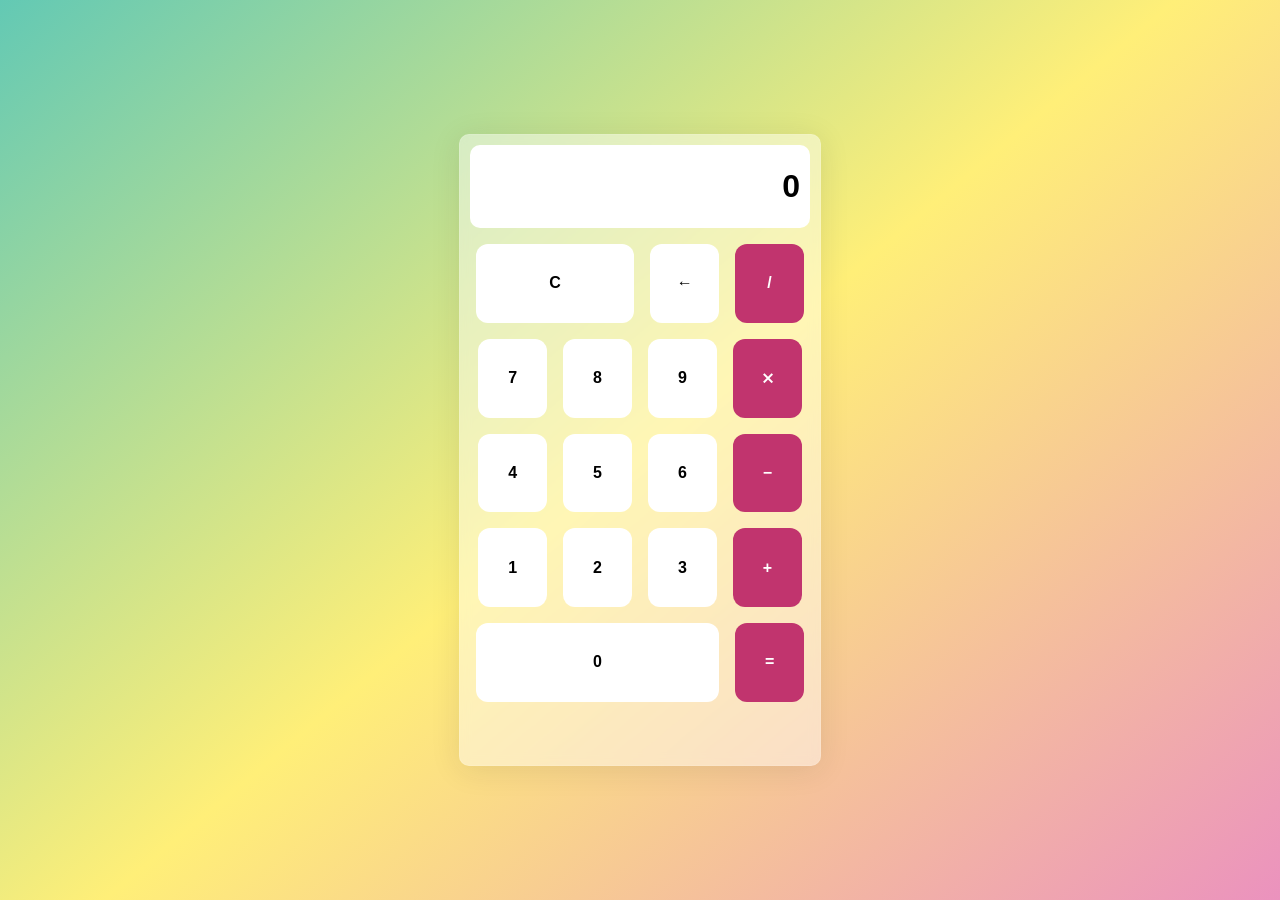
<file: index.html>
<!DOCTYPE html>
<html lang="en">

	<head>
		<meta charset="UTF-8">
		<meta name="viewport" content="width=device-width, initial-scale=1.0">
		<title>Calculator App</title>
		<link rel="stylesheet" href="style.css">
	</head>

	<body>

		<!-- main display which is going to be center on the screen -->
		<div class="main">
			<!-- to display output -->
			<div class="screen">
				0
			</div>
			<!-- all the buttons -->
			<div class="calc-buttons">
				<!-- rows -->
				<div class="calc-buttons-row">
					<button class="calc-button double">C</button>
					<button class="calc-button">&larr;</button>
					<button class="calc-button">/</button>
				</div>
				<div class="calc-buttons-row">
					<button class="calc-button">7</button>
					<button class="calc-button">8</button>
					<button class="calc-button">9</button>
					<button class="calc-button">&Cross;</button>
				</div>
				<div class="calc-buttons-row">
					<button class="calc-button">4</button>
					<button class="calc-button">5</button>
					<button class="calc-button">6</button>
					<button class="calc-button">&minus;</button>
				</div>
				<div class="calc-buttons-row">
					<button class="calc-button">1</button>
					<button class="calc-button">2</button>
					<button class="calc-button">3</button>
					<button class="calc-button">&plus;</button>
				</div>
				<div class="calc-buttons-row">
					<button class="calc-button triple">0</button>
					<button class="calc-button">&equals;</button>
				</div>
			 
			</div>
		</div>

		<script src="script.js"></script>
	</body>

</html>
</file>
<file: style.css>
* {
	padding: 0;
	margin: 0;
}


body {
	height: 100vh;
	display: flex;
	align-items: center;
	justify-content: center;
	font-family: 'Dosis', sans-serif;
	background: linear-gradient(320deg, #eb92be, #ffef78, #63c9b4);
}

.main {
	backdrop-filter: blur(5.5px);
	-webkit-backdrop-filter: blur(5.5px);
	background: rgba(255, 255, 255, 0.45);
	border: 1px solid rgba(255, 255, 255, 0.1);
	border-radius: 10px;
	box-shadow: 0px 4px 30px rgba(35, 35, 35, 0.1);
	height: 70vh;
	width: 40vh;
}

.screen {
	height: 10%;
	background-color: white;
	border-radius: 10px;
	padding: 10px;
	margin: 10px;
	display: flex;
	justify-content: end;
	align-items: center;
	font-weight: bold;
	font-size: 2rem;
}

.calc-buttons {
	height: 100%;
}

.calc-buttons-row {
	display: flex;
	gap: 16px;
	margin: 16px;
	justify-content: center;
	align-items: center;
	height: 12.5%;
}

.calc-button {
	background-color: white;
	border: none;
	border-radius: 12px;
	height: 100%;
	padding: 10px;
	font-size: 1rem;
	font-weight: bold;
	/* flex-grow: 1; */
	width: 21%;
}

.calc-button:hover {
	opacity: 0.8;
}

.double {
	flex-grow: 2;
}

.triple {
	flex-grow: 3;
}

.calc-button:last-child {
	background-color: #c1346e;
	color: white;
}
</file>
